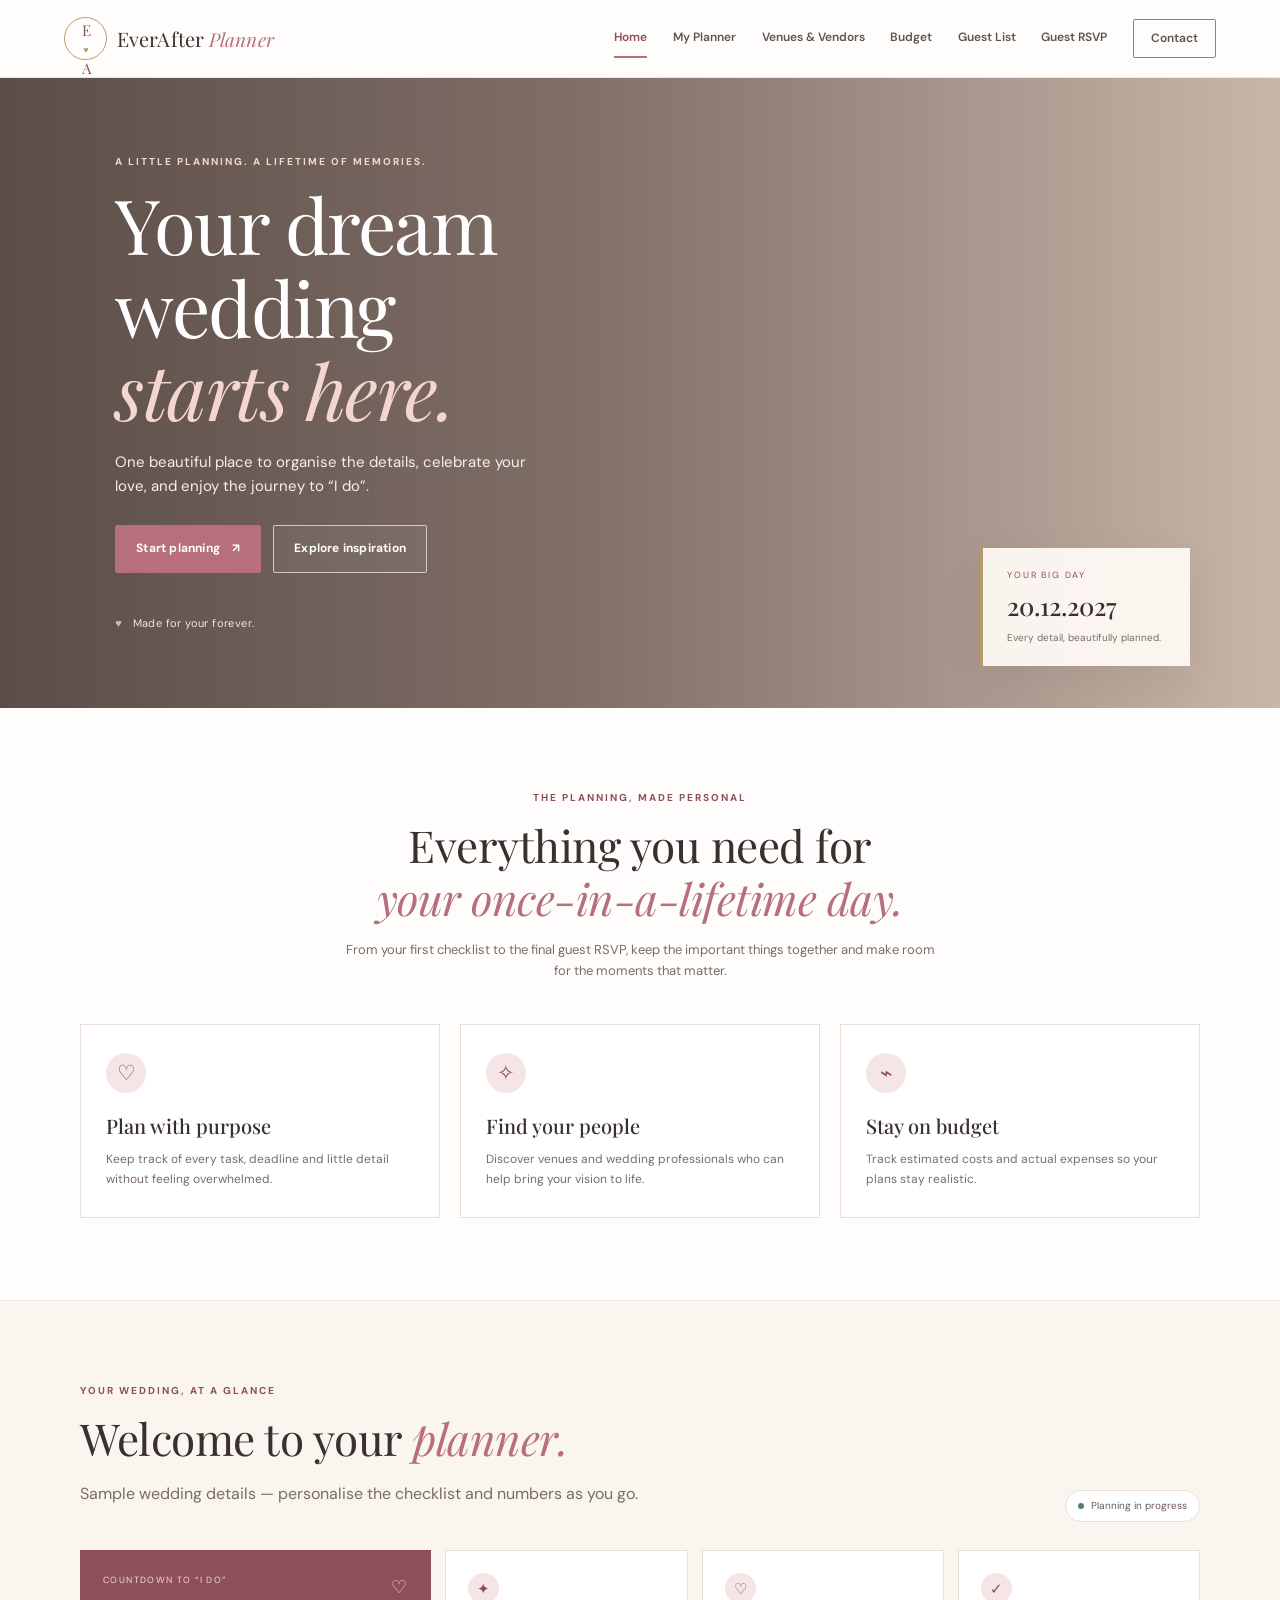
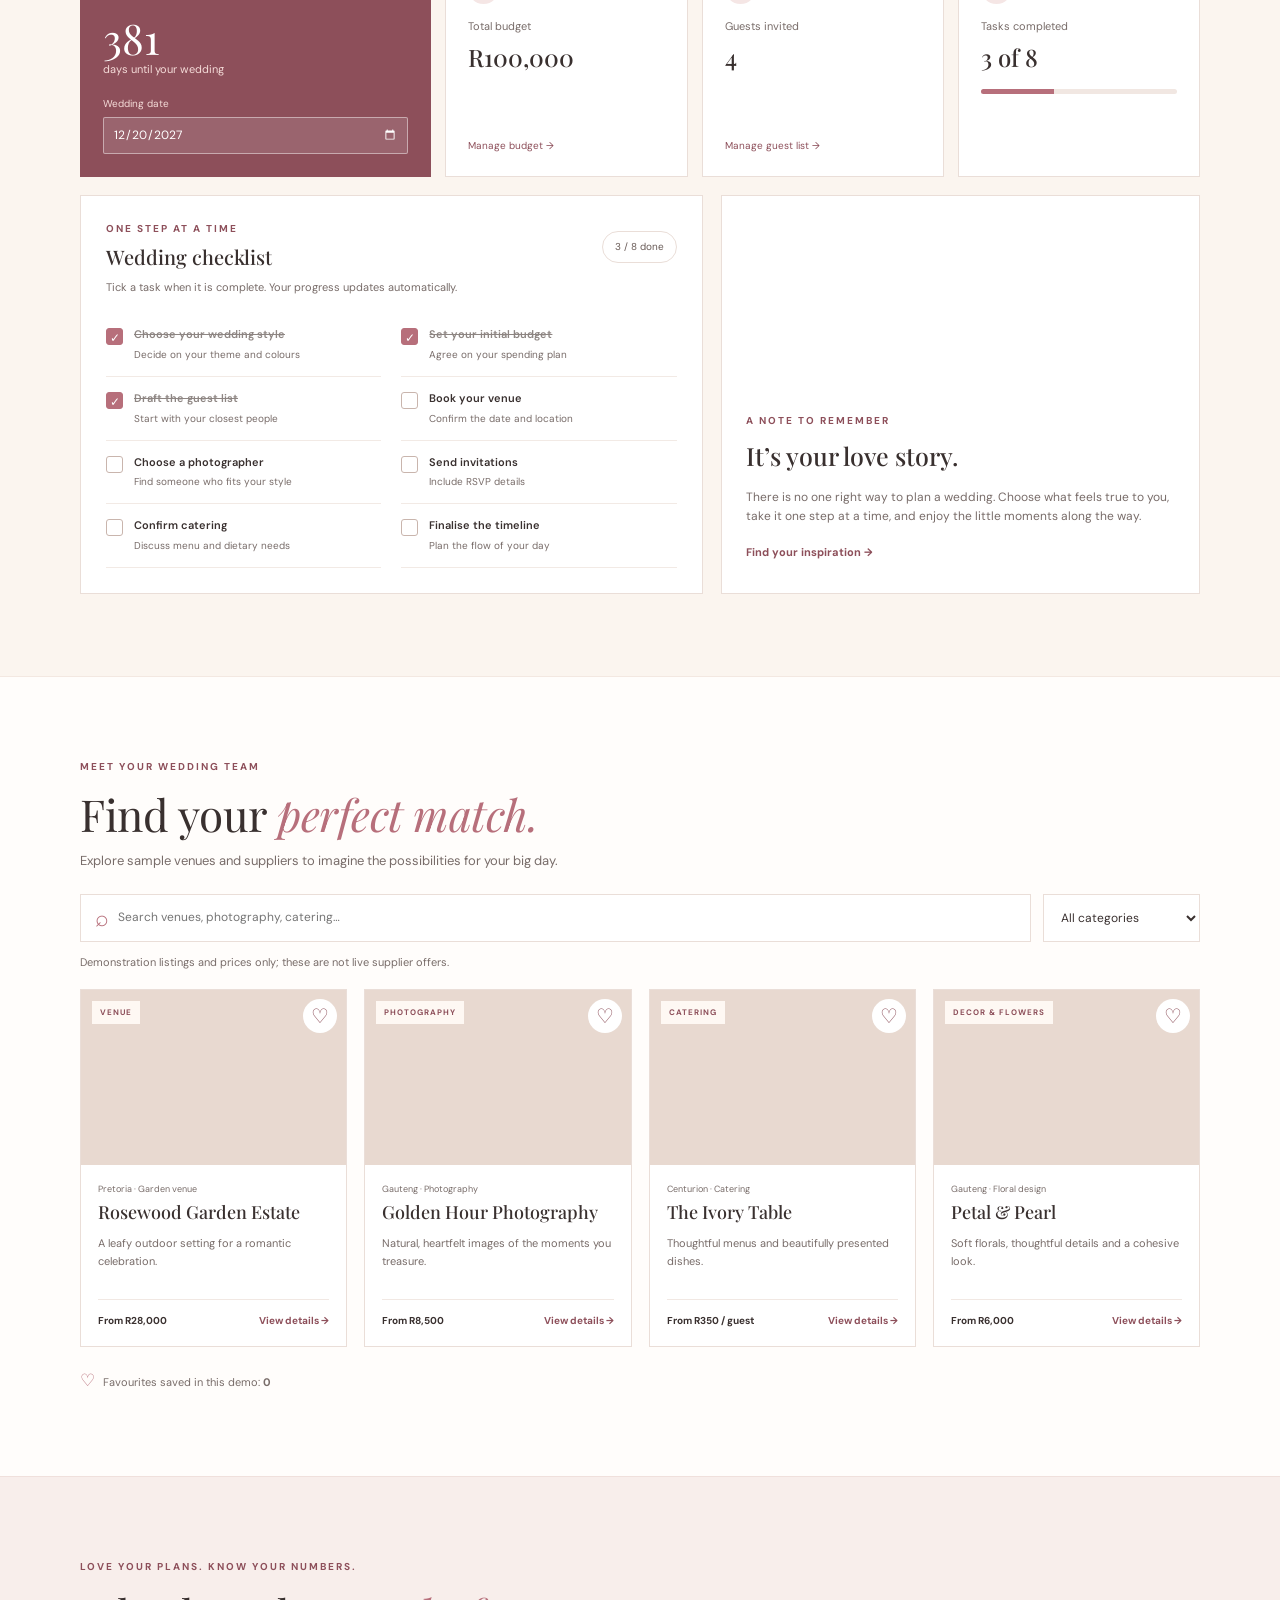
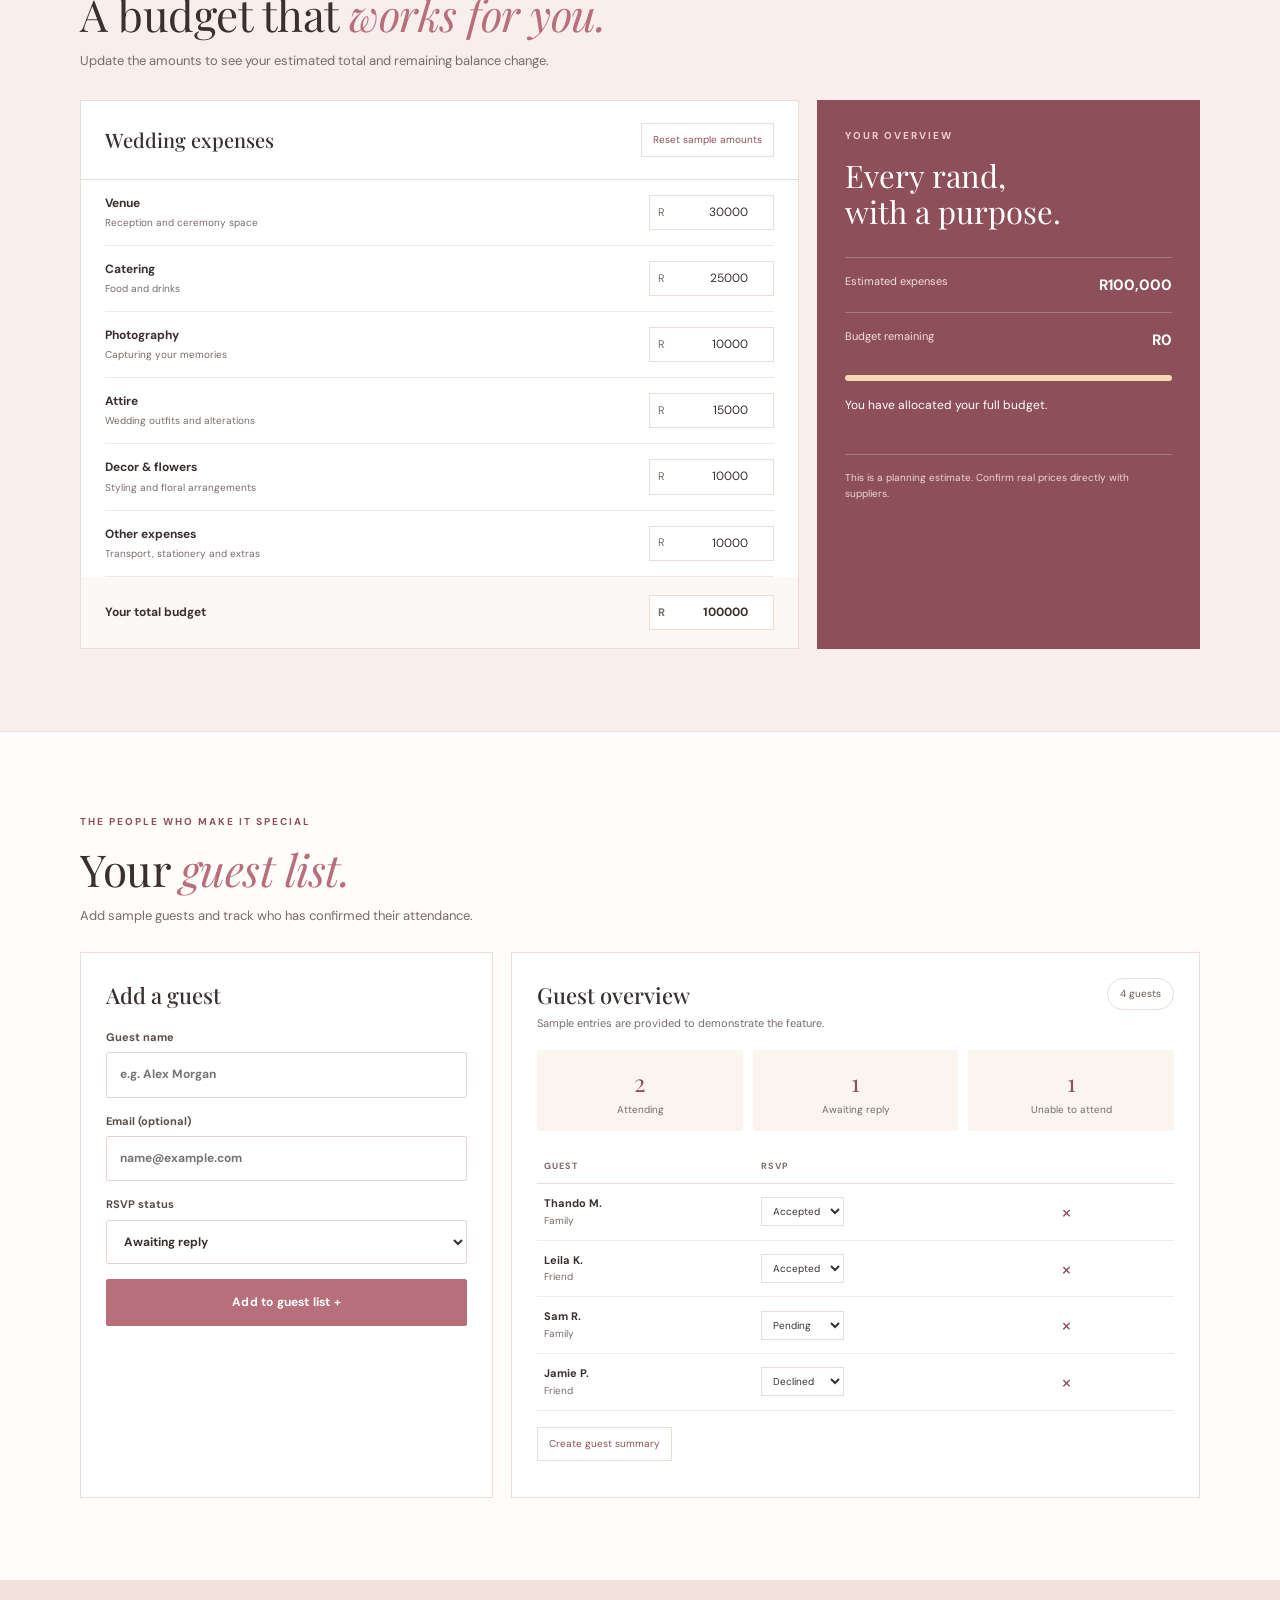
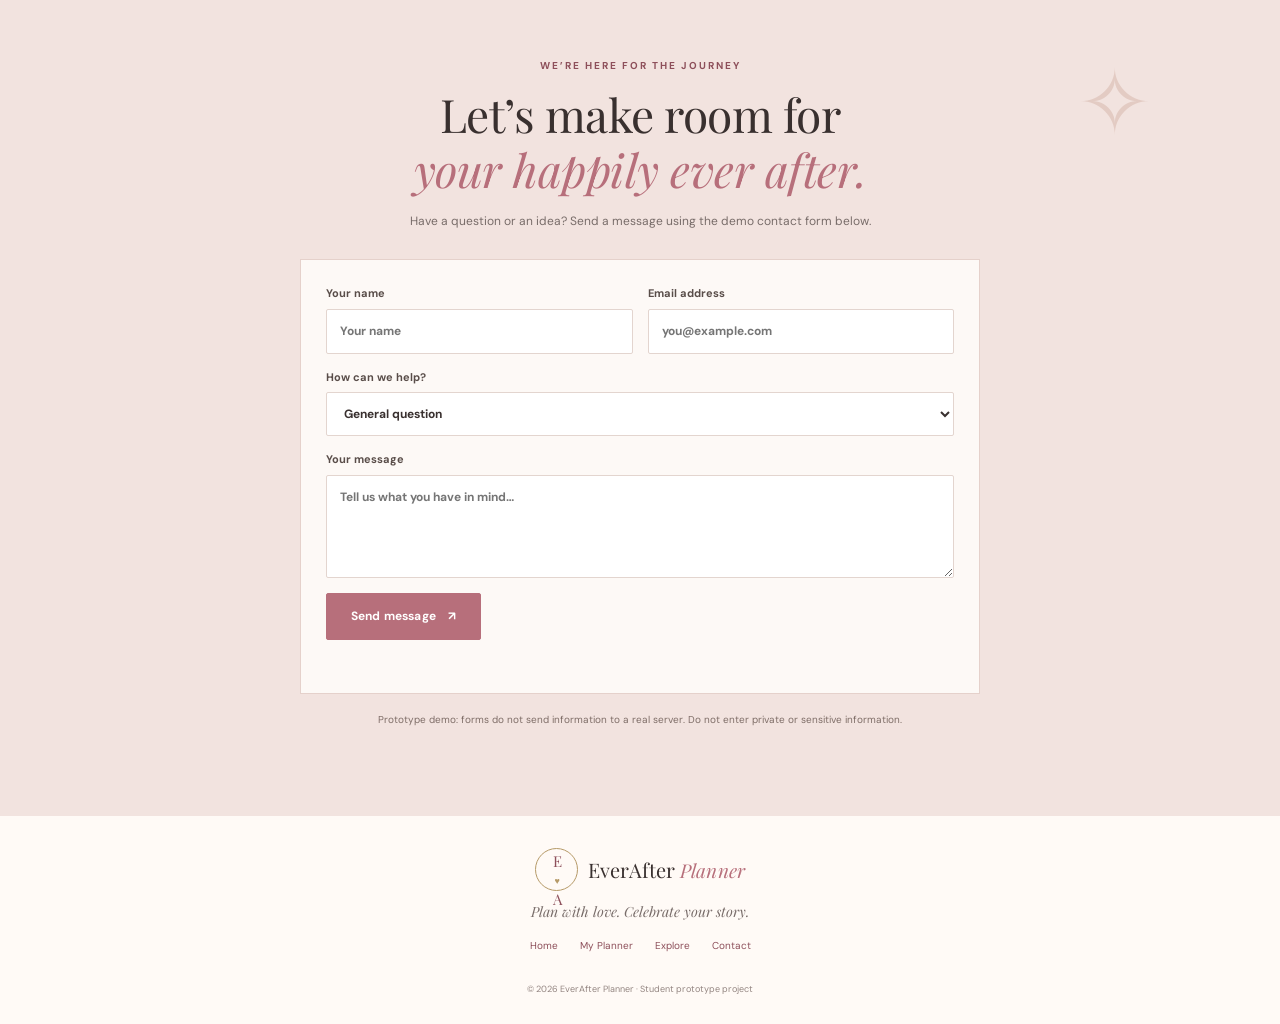
<file: index.html>
<!DOCTYPE html>
<html lang="en">
<head>
  <meta charset="UTF-8">
  <meta name="viewport" content="width=device-width, initial-scale=1.0">
  <meta name="description" content="EverAfter Planner helps couples organise their wedding budget, guests, tasks, venues and suppliers.">
  <title>EverAfter Planner | Your Dream Wedding Starts Here</title>
  <link rel="stylesheet" href="style.css">
</head>
<body>
  <a class="skip-link" href="#main">Skip to main content</a>
  <header class="site-header">
    <a class="brand" href="#home" aria-label="EverAfter Planner home">
      <span class="brand-mark" aria-hidden="true">E<span>♥</span>A</span>
      <span class="brand-name">EverAfter <em>Planner</em></span>
    </a>
    <button class="menu-toggle" id="menuToggle" aria-expanded="false" aria-controls="primaryNav">☰ <span class="sr-only">Open navigation</span></button>
    <nav id="primaryNav" class="primary-nav" aria-label="Main navigation">
      <a href="#home" class="nav-link active">Home</a>
      <a href="#dashboard" class="nav-link">My Planner</a>
      <a href="#venues" class="nav-link">Venues & Vendors</a>
      <a href="#budget" class="nav-link">Budget</a>
      <a href="#guests" class="nav-link">Guest List</a>
      <a href="rsvp.html" class="nav-link">Guest RSVP</a>
      <a href="#contact" class="nav-link nav-cta">Contact</a>
    </nav>
  </header>

  <main id="main">
    <section class="hero" id="home">
      <div class="hero-shade"></div>
      <div class="hero-content">
        <p class="eyebrow">A little planning. A lifetime of memories.</p>
        <h1>Your dream wedding<br><span>starts here.</span></h1>
        <p class="hero-copy">One beautiful place to organise the details, celebrate your love, and enjoy the journey to “I do”.</p>
        <div class="hero-actions">
          <a class="button button-primary" href="#dashboard">Start planning <span aria-hidden="true">↗</span></a>
          <a class="button button-ghost" href="#venues">Explore inspiration</a>
        </div>
        <div class="hero-note"><span class="note-heart">♥</span> Made for your forever.</div>
      </div>
      <div class="hero-card">
        <span class="mini-label">YOUR BIG DAY</span>
        <strong>20.12.2027</strong>
        <span>Every detail, beautifully planned.</span>
      </div>
    </section>

    <section class="intro section-wrap">
      <p class="eyebrow">The planning, made personal</p>
      <h2>Everything you need for<br><em>your once-in-a-lifetime day.</em></h2>
      <p class="section-lead">From your first checklist to the final guest RSVP, keep the important things together and make room for the moments that matter.</p>
      <div class="feature-grid">
        <article class="feature-card"><span class="feature-icon" aria-hidden="true">♡</span><h3>Plan with purpose</h3><p>Keep track of every task, deadline and little detail without feeling overwhelmed.</p></article>
        <article class="feature-card"><span class="feature-icon" aria-hidden="true">✧</span><h3>Find your people</h3><p>Discover venues and wedding professionals who can help bring your vision to life.</p></article>
        <article class="feature-card"><span class="feature-icon" aria-hidden="true">⌁</span><h3>Stay on budget</h3><p>Track estimated costs and actual expenses so your plans stay realistic.</p></article>
      </div>
    </section>

    <section class="planner-section" id="dashboard">
      <div class="section-wrap">
        <div class="section-heading">
          <div><p class="eyebrow">Your wedding, at a glance</p><h2>Welcome to your <em>planner.</em></h2><p class="muted">Sample wedding details — personalise the checklist and numbers as you go.</p></div>
          <span class="pill"><span class="status-dot"></span> Planning in progress</span>
        </div>
        <div class="dashboard-grid">
          <article class="dashboard-card date-card">
            <div class="card-topline"><span>COUNTDOWN TO “I DO”</span><span aria-hidden="true">♡</span></div>
            <p class="countdown-number" id="countdown">—</p><p class="countdown-caption">days until your wedding</p>
            <label class="field-label" for="weddingDate">Wedding date</label>
            <input type="date" id="weddingDate" value="2027-12-20">
          </article>
          <article class="dashboard-card stat-card"><span class="stat-icon" aria-hidden="true">✦</span><p class="stat-label">Total budget</p><strong id="dashboardBudget">R100,000</strong><a href="#budget">Manage budget →</a></article>
          <article class="dashboard-card stat-card"><span class="stat-icon" aria-hidden="true">♡</span><p class="stat-label">Guests invited</p><strong id="dashboardGuests">4</strong><a href="#guests">Manage guest list →</a></article>
          <article class="dashboard-card stat-card"><span class="stat-icon" aria-hidden="true">✓</span><p class="stat-label">Tasks completed</p><strong id="taskProgress">3 of 8</strong><div class="progress-track"><span id="taskProgressBar" style="width:37.5%"></span></div></article>
        </div>
        <div class="dashboard-lower">
          <article class="panel checklist-panel">
            <div class="panel-heading"><div><p class="eyebrow">One step at a time</p><h3>Wedding checklist</h3></div><span class="pill" id="checklistCount">3 / 8 done</span></div>
            <p class="muted small">Tick a task when it is complete. Your progress updates automatically.</p>
            <div class="checklist" id="checklist">
              <label class="check-item"><input type="checkbox" checked><span class="custom-check"></span><span><strong>Choose your wedding style</strong><small>Decide on your theme and colours</small></span></label>
              <label class="check-item"><input type="checkbox" checked><span class="custom-check"></span><span><strong>Set your initial budget</strong><small>Agree on your spending plan</small></span></label>
              <label class="check-item"><input type="checkbox" checked><span class="custom-check"></span><span><strong>Draft the guest list</strong><small>Start with your closest people</small></span></label>
              <label class="check-item"><input type="checkbox"><span class="custom-check"></span><span><strong>Book your venue</strong><small>Confirm the date and location</small></span></label>
              <label class="check-item"><input type="checkbox"><span class="custom-check"></span><span><strong>Choose a photographer</strong><small>Find someone who fits your style</small></span></label>
              <label class="check-item"><input type="checkbox"><span class="custom-check"></span><span><strong>Send invitations</strong><small>Include RSVP details</small></span></label>
              <label class="check-item"><input type="checkbox"><span class="custom-check"></span><span><strong>Confirm catering</strong><small>Discuss menu and dietary needs</small></span></label>
              <label class="check-item"><input type="checkbox"><span class="custom-check"></span><span><strong>Finalise the timeline</strong><small>Plan the flow of your day</small></span></label>
            </div>
          </article>
          <article class="panel inspiration-panel">
            <div class="inspiration-image" role="img" aria-label="Romantic wedding table with flowers and soft candlelight"></div>
            <div class="inspiration-content"><p class="eyebrow">A note to remember</p><h3>It’s your love story.</h3><p>There is no one right way to plan a wedding. Choose what feels true to you, take it one step at a time, and enjoy the little moments along the way.</p><a href="#venues" class="text-link">Find your inspiration <span aria-hidden="true">→</span></a></div>
          </article>
        </div>
      </div>
    </section>

    <section class="section-wrap vendors-section" id="venues">
      <div class="section-heading">
        <div><p class="eyebrow">Meet your wedding team</p><h2>Find your <em>perfect match.</em></h2><p class="section-lead left">Explore sample venues and suppliers to imagine the possibilities for your big day.</p></div>
      </div>
      <div class="vendor-controls">
        <label class="search-box"><span aria-hidden="true">⌕</span><span class="sr-only">Search venues and vendors</span><input id="vendorSearch" type="search" placeholder="Search venues, photography, catering…"></label>
        <label class="select-wrap"><span class="sr-only">Filter by category</span><select id="vendorCategory"><option value="all">All categories</option><option value="venue">Venues</option><option value="photo">Photography</option><option value="catering">Catering</option><option value="decor">Decor & flowers</option></select></label>
      </div>
      <p class="muted small">Demonstration listings and prices only; these are not live supplier offers.</p>
      <div class="vendor-grid" id="vendorGrid">
        <article class="vendor-card" data-category="venue" data-search="rosewood garden estate venue outdoor garden">
          <div class="vendor-photo photo-one"><span class="vendor-tag">VENUE</span><button class="favorite-btn" type="button" aria-label="Add Rosewood Garden Estate to favourites" aria-pressed="false">♡</button></div>
          <div class="vendor-info"><p class="vendor-location">Pretoria · Garden venue</p><h3>Rosewood Garden Estate</h3><p class="vendor-desc">A leafy outdoor setting for a romantic celebration.</p><div class="vendor-bottom"><strong>From R28,000</strong><button type="button" class="text-link details-btn" data-name="Rosewood Garden Estate" data-detail="A garden venue with outdoor ceremony space, reception facilities and photo-friendly surroundings. Sample starting price: R28,000.">View details →</button></div></div>
        </article>
        <article class="vendor-card" data-category="photo" data-search="golden hour photography photographer portraits">
          <div class="vendor-photo photo-two"><span class="vendor-tag">PHOTOGRAPHY</span><button class="favorite-btn" type="button" aria-label="Add Golden Hour Photography to favourites" aria-pressed="false">♡</button></div>
          <div class="vendor-info"><p class="vendor-location">Gauteng · Photography</p><h3>Golden Hour Photography</h3><p class="vendor-desc">Natural, heartfelt images of the moments you treasure.</p><div class="vendor-bottom"><strong>From R8,500</strong><button type="button" class="text-link details-btn" data-name="Golden Hour Photography" data-detail="Wedding photography coverage with portraits, ceremony moments and a digital photo gallery. Sample starting price: R8,500.">View details →</button></div></div>
        </article>
        <article class="vendor-card" data-category="catering" data-search="the ivory table catering food menu">
          <div class="vendor-photo photo-three"><span class="vendor-tag">CATERING</span><button class="favorite-btn" type="button" aria-label="Add The Ivory Table to favourites" aria-pressed="false">♡</button></div>
          <div class="vendor-info"><p class="vendor-location">Centurion · Catering</p><h3>The Ivory Table</h3><p class="vendor-desc">Thoughtful menus and beautifully presented dishes.</p><div class="vendor-bottom"><strong>From R350 / guest</strong><button type="button" class="text-link details-btn" data-name="The Ivory Table" data-detail="A sample catering service with menu planning, reception meals and options for dietary requirements. Sample price: R350 per guest.">View details →</button></div></div>
        </article>
        <article class="vendor-card" data-category="decor" data-search="petal and pearl decor flowers floral styling">
          <div class="vendor-photo photo-four"><span class="vendor-tag">DECOR & FLOWERS</span><button class="favorite-btn" type="button" aria-label="Add Petal & Pearl to favourites" aria-pressed="false">♡</button></div>
          <div class="vendor-info"><p class="vendor-location">Gauteng · Floral design</p><h3>Petal & Pearl</h3><p class="vendor-desc">Soft florals, thoughtful details and a cohesive look.</p><div class="vendor-bottom"><strong>From R6,000</strong><button type="button" class="text-link details-btn" data-name="Petal & Pearl" data-detail="Sample floral and decor styling, including table arrangements and ceremony details. Sample starting price: R6,000.">View details →</button></div></div>
        </article>
      </div>
      <p id="noVendors" class="empty-state" hidden>No matches found. Try another search or category.</p>
      <div class="favorites-note"><span aria-hidden="true">♡</span> Favourites saved in this demo: <strong id="favoriteCount">0</strong></div>
    </section>

    <section class="budget-section" id="budget">
      <div class="section-wrap">
        <div class="section-heading"><div><p class="eyebrow">Love your plans. Know your numbers.</p><h2>A budget that <em>works for you.</em></h2><p class="section-lead left">Update the amounts to see your estimated total and remaining balance change.</p></div></div>
        <div class="budget-layout">
          <div class="panel budget-table-panel">
            <div class="budget-table-heading"><h3>Wedding expenses</h3><button type="button" id="resetBudget" class="subtle-button">Reset sample amounts</button></div>
            <div class="expense-list" id="expenseList">
              <label class="expense-row"><span><strong>Venue</strong><small>Reception and ceremony space</small></span><span class="money-input"><span>R</span><input type="number" min="0" step="100" value="30000" aria-label="Venue cost"></span></label>
              <label class="expense-row"><span><strong>Catering</strong><small>Food and drinks</small></span><span class="money-input"><span>R</span><input type="number" min="0" step="100" value="25000" aria-label="Catering cost"></span></label>
              <label class="expense-row"><span><strong>Photography</strong><small>Capturing your memories</small></span><span class="money-input"><span>R</span><input type="number" min="0" step="100" value="10000" aria-label="Photography cost"></span></label>
              <label class="expense-row"><span><strong>Attire</strong><small>Wedding outfits and alterations</small></span><span class="money-input"><span>R</span><input type="number" min="0" step="100" value="15000" aria-label="Attire cost"></span></label>
              <label class="expense-row"><span><strong>Decor & flowers</strong><small>Styling and floral arrangements</small></span><span class="money-input"><span>R</span><input type="number" min="0" step="100" value="10000" aria-label="Decor and flowers cost"></span></label>
              <label class="expense-row"><span><strong>Other expenses</strong><small>Transport, stationery and extras</small></span><span class="money-input"><span>R</span><input type="number" min="0" step="100" value="10000" aria-label="Other expenses cost"></span></label>
            </div>
            <label class="budget-limit">Your total budget <span class="money-input"><span>R</span><input type="number" id="budgetLimit" min="0" step="500" value="100000" aria-label="Total wedding budget"></span></label>
          </div>
          <aside class="budget-summary">
            <p class="eyebrow">Your overview</p><h3>Every rand,<br>with a purpose.</h3>
            <div class="summary-line"><span>Estimated expenses</span><strong id="expenseTotal">R100,000</strong></div>
            <div class="summary-line"><span>Budget remaining</span><strong id="remainingTotal">R0</strong></div>
            <div class="budget-progress"><span id="budgetProgressBar" style="width:100%"></span></div>
            <p id="budgetMessage" class="budget-message" aria-live="polite">You have allocated your full sample budget.</p>
            <p class="budget-footnote">This is a planning estimate. Confirm real prices directly with suppliers.</p>
          </aside>
        </div>
      </div>
    </section>

    <section class="section-wrap guests-section" id="guests">
      <div class="section-heading"><div><p class="eyebrow">The people who make it special</p><h2>Your <em>guest list.</em></h2><p class="section-lead left">Add sample guests and track who has confirmed their attendance.</p></div></div>
      <div class="guest-layout">
        <div class="panel guest-form-panel">
          <h3>Add a guest</h3>
          <form id="guestForm">
            <label class="form-field">Guest name<input id="guestName" name="guestName" required maxlength="80" placeholder="e.g. Alex Morgan"></label>
            <label class="form-field">Email (optional)<input id="guestEmail" name="guestEmail" type="email" placeholder="name@example.com"></label>
            <label class="form-field">RSVP status<select id="guestStatus" name="guestStatus"><option value="Pending">Awaiting reply</option><option value="Accepted">Attending</option><option value="Declined">Unable to attend</option></select></label>
            <button class="button button-primary full-button" type="submit">Add to guest list +</button>
            <p class="form-feedback" id="guestFeedback" aria-live="polite"></p>
          </form>
        </div>
        <div class="panel guest-list-panel">
          <div class="guest-list-heading"><div><h3>Guest overview</h3><p class="muted small">Sample entries are provided to demonstrate the feature.</p></div><span class="pill" id="guestCountPill">4 guests</span></div>
          <div class="guest-stats"><div><span id="attendingCount">2</span><small>Attending</small></div><div><span id="pendingCount">1</span><small>Awaiting reply</small></div><div><span id="declinedCount">1</span><small>Unable to attend</small></div></div>
          <div class="table-scroll"><table class="guest-table"><thead><tr><th scope="col">Guest</th><th scope="col">RSVP</th><th scope="col"><span class="sr-only">Actions</span></th></tr></thead><tbody id="guestTableBody">
            <tr><td><strong>Thando M.</strong><small>Family</small></td><td><select aria-label="Thando RSVP status" class="rsvp-select"><option>Pending</option><option selected>Accepted</option><option>Declined</option></select></td><td><button type="button" class="remove-guest" aria-label="Remove Thando M.">×</button></td></tr>
            <tr><td><strong>Leila K.</strong><small>Friend</small></td><td><select aria-label="Leila RSVP status" class="rsvp-select"><option>Pending</option><option selected>Accepted</option><option>Declined</option></select></td><td><button type="button" class="remove-guest" aria-label="Remove Leila K.">×</button></td></tr>
            <tr><td><strong>Sam R.</strong><small>Family</small></td><td><select aria-label="Sam RSVP status" class="rsvp-select"><option selected>Pending</option><option>Accepted</option><option>Declined</option></select></td><td><button type="button" class="remove-guest" aria-label="Remove Sam R.">×</button></td></tr>
            <tr><td><strong>Jamie P.</strong><small>Friend</small></td><td><select aria-label="Jamie RSVP status" class="rsvp-select"><option>Pending</option><option>Accepted</option><option selected>Declined</option></select></td><td><button type="button" class="remove-guest" aria-label="Remove Jamie P.">×</button></td></tr>
          </tbody></table></div>
          <button type="button" id="shareGuestSummary" class="subtle-button">Create guest summary</button><p id="guestSummary" class="summary-output" aria-live="polite"></p>
        </div>
      </div>
    </section>

    <section class="contact-section" id="contact">
      <div class="contact-decoration" aria-hidden="true">✧</div>
      <div class="contact-inner"><p class="eyebrow">We’re here for the journey</p><h2>Let’s make room for<br><em>your happily ever after.</em></h2><p>Have a question or an idea? Send a message using the demo contact form below.</p>
        <form class="contact-form" id="contactForm">
          <div class="form-two-col"><label class="form-field">Your name<input required name="name" maxlength="80" placeholder="Your name"></label><label class="form-field">Email address<input required type="email" name="email" placeholder="you@example.com"></label></div>
          <label class="form-field">How can we help?<select name="topic"><option>General question</option><option>Venue and vendor support</option><option>Budget planning</option><option>Accessibility feedback</option><option>Share a suggestion</option></select></label>
          <label class="form-field">Your message<textarea required name="message" rows="4" maxlength="1000" placeholder="Tell us what you have in mind…"></textarea></label>
          <button class="button button-primary" type="submit">Send message <span aria-hidden="true">↗</span></button><p id="contactFeedback" class="form-feedback" aria-live="polite"></p>
        </form>
        <p class="demo-disclaimer">Prototype demo: forms do not send information to a real server. Do not enter private or sensitive information.</p>
      </div>
    </section>
  </main>

  <footer class="site-footer">
    <a class="brand footer-brand" href="#home"><span class="brand-mark" aria-hidden="true">E<span>♥</span>A</span><span class="brand-name">EverAfter <em>Planner</em></span></a>
    <p>Plan with love. Celebrate your story.</p>
    <div class="footer-links"><a href="#home">Home</a><a href="#dashboard">My Planner</a><a href="#venues">Explore</a><a href="#contact">Contact</a></div>
    <small>© 2026 EverAfter Planner · Student prototype project</small>
  </footer>

  <dialog id="vendorDialog" class="vendor-dialog" aria-labelledby="dialogTitle">
    <button type="button" class="dialog-close" id="dialogClose" aria-label="Close details">×</button>
    <p class="eyebrow">A little more detail</p><h2 id="dialogTitle">Supplier details</h2><p id="dialogText"></p>
    <button type="button" class="button button-primary" id="dialogOk">Lovely, thanks</button>
  </dialog>
  <script src="script.js"></script>
</body>
</html>
</file>
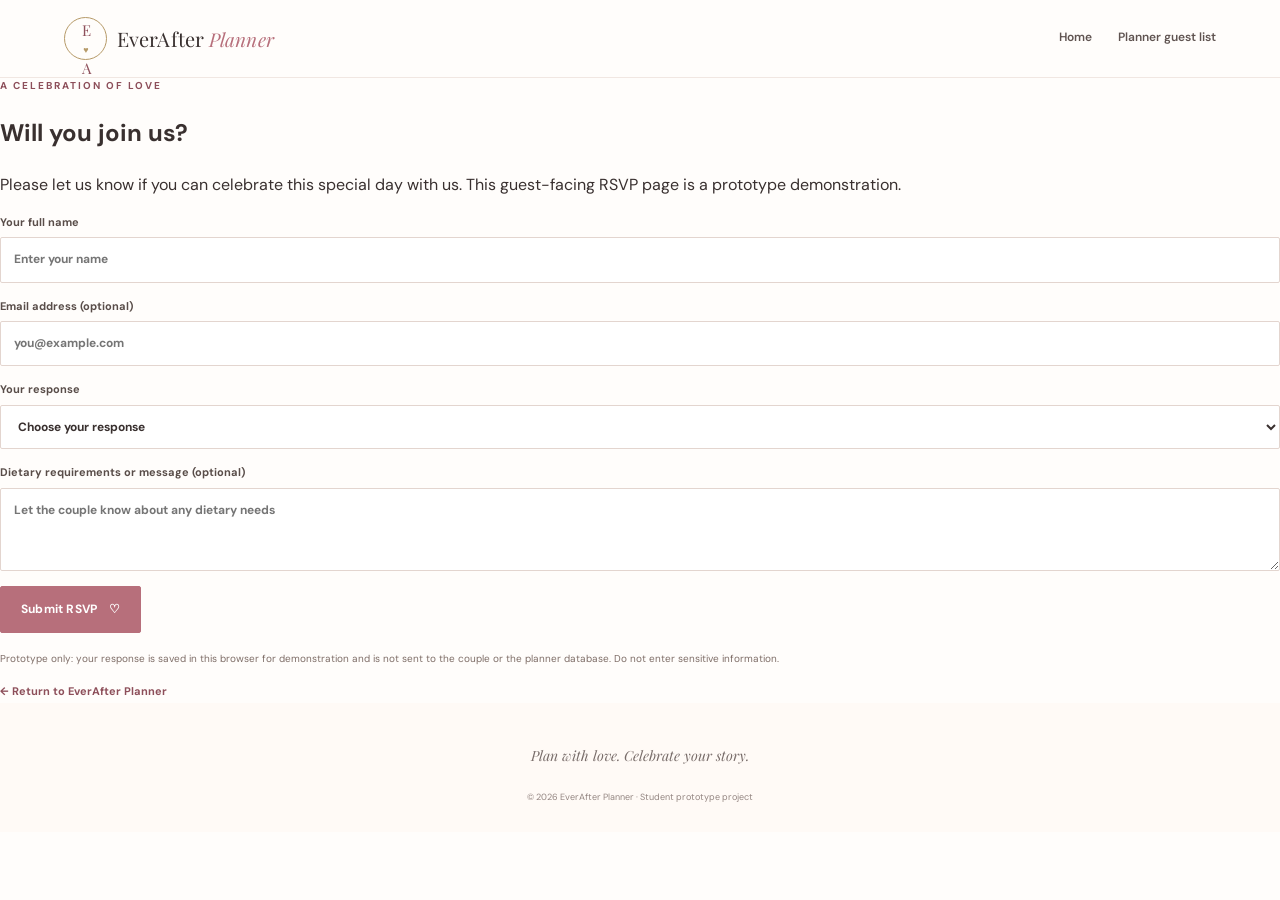
<file: rsvp.html>
<!DOCTYPE html>
<html lang="en">
<head><meta charset="UTF-8"><meta name="viewport" content="width=device-width, initial-scale=1.0"><meta name="description" content="Guest RSVP page for the EverAfter Planner wedding prototype."><title>Guest RSVP | EverAfter Planner</title><link rel="stylesheet" href="style.css"></head>
<body>
<a class="skip-link" href="#main">Skip to main content</a>
<header class="site-header"><a class="brand" href="index.html#home" aria-label="EverAfter Planner home"><span class="brand-mark" aria-hidden="true">E<span>♥</span>A</span><span class="brand-name">EverAfter <em>Planner</em></span></a><nav class="primary-nav" aria-label="Main navigation" style="display:flex"><a class="nav-link" href="index.html#home">Home</a><a class="nav-link" href="index.html#guests">Planner guest list</a></nav></header>
<main id="main" class="rsvp-page"><section class="rsvp-card"><p class="eyebrow">A celebration of love</p><h1>Will you join us?</h1><p>Please let us know if you can celebrate this special day with us. This guest-facing RSVP page is a prototype demonstration.</p>
<form id="publicRsvpForm"><label class="form-field">Your full name<input name="name" required maxlength="100" autocomplete="name" placeholder="Enter your name"></label><label class="form-field">Email address (optional)<input name="email" type="email" maxlength="150" autocomplete="email" placeholder="you@example.com"></label><label class="form-field">Your response<select name="response" required><option value="">Choose your response</option><option value="Attending">Joyfully accepts</option><option value="Unable to attend">Regretfully declines</option></select></label><label class="form-field">Dietary requirements or message (optional)<textarea name="message" rows="3" maxlength="500" placeholder="Let the couple know about any dietary needs"></textarea></label><button class="button button-primary" type="submit">Submit RSVP <span aria-hidden="true">♡</span></button></form><div id="rsvpConfirmation" class="rsvp-success rsvp-hidden" role="status" aria-live="polite"></div><p class="demo-disclaimer">Prototype only: your response is saved in this browser for demonstration and is not sent to the couple or the planner database. Do not enter sensitive information.</p><a class="text-link" href="index.html#home">← Return to EverAfter Planner</a></section></main>
<footer class="site-footer"><p>Plan with love. Celebrate your story.</p><small>© 2026 EverAfter Planner · Student prototype project</small></footer>
<script>
(() => { const form=document.getElementById('publicRsvpForm'); form.addEventListener('submit',event=>{event.preventDefault();const data=new FormData(form);const response={name:String(data.get('name')).trim(),email:String(data.get('email')).trim(),response:String(data.get('response')),message:String(data.get('message')).trim(),submittedAt:new Date().toISOString()};let list=[];try{list=JSON.parse(localStorage.getItem('everafter-public-rsvps')||'[]')}catch(_){}list.push(response);try{localStorage.setItem('everafter-public-rsvps',JSON.stringify(list))}catch(_){}const confirmation=document.getElementById('rsvpConfirmation');confirmation.textContent=`Thank you, ${response.name}. Your response (“${response.response}”) has been recorded in this browser demo. It has not been sent to the couple.`;confirmation.classList.remove('rsvp-hidden');form.reset();}); })();
</script></body></html>
</file>
<file: style.css>
@import url('https://fonts.googleapis.com/css2?family=DM+Sans:wght@400;500;600;700&family=Playfair+Display:ital,wght@0,400;0,500;0,600;1,400;1,500&display=swap');
:root{--ink:#39302f;--muted:#786c69;--rose:#b76f7b;--rose-dark:#8d4f5a;--rose-light:#f5e6e5;--cream:#fffaf6;--ivory:#fbf5ef;--gold:#b69a68;--line:#eaded8;--white:#fff;--green:#5b7d68;--shadow:0 12px 35px rgba(77,48,44,.08)}
*{box-sizing:border-box}html{scroll-behavior:smooth;scroll-padding-top:88px}body{margin:0;color:var(--ink);font-family:'DM Sans',Arial,sans-serif;background:#fffdfb;line-height:1.6}button,input,select,textarea{font:inherit}button,a,input,select,textarea{outline-offset:3px}a{color:inherit;text-decoration:none}button{cursor:pointer}img{max-width:100%}.sr-only{position:absolute;width:1px;height:1px;padding:0;margin:-1px;overflow:hidden;clip:rect(0,0,0,0);white-space:nowrap;border:0}.skip-link{position:absolute;left:12px;top:-50px;background:#fff;padding:10px 14px;z-index:100;border:2px solid var(--rose)}.skip-link:focus{top:10px}
.site-header{height:auto;min-height:78px;padding:13px clamp(20px,5vw,76px);display:flex;align-items:center;justify-content:space-between;gap:20px;background:rgba(255,253,251,.97);border-bottom:1px solid #f1e7e2;position:sticky;top:0;z-index:20}.brand{display:flex;align-items:center;gap:10px;flex-shrink:0}.brand-mark{width:43px;height:43px;border:1px solid var(--gold);border-radius:50%;display:grid;place-items:center;font-family:'Playfair Display',serif;font-size:15px;color:var(--rose-dark);letter-spacing:-1px}.brand-mark span{font-size:9px;color:var(--gold);padding:0 1px}.brand-name{font-family:'Playfair Display',serif;font-size:20px;letter-spacing:.1px}.brand-name em{font-weight:400;color:var(--rose);font-size:19px}.primary-nav{display:flex;align-items:center;gap:clamp(12px,2vw,28px)}.nav-link{font-size:12px;font-weight:600;color:#5f5350;white-space:nowrap;padding:9px 0;border-bottom:2px solid transparent}.nav-link:hover,.nav-link.active{color:var(--rose-dark);border-bottom-color:var(--rose)}.nav-cta{border:1px solid var(--rose);padding:9px 17px;border-radius:2px}.nav-cta:hover{background:var(--rose-light)}.menu-toggle{display:none;border:1px solid var(--line);background:white;border-radius:4px;padding:8px 12px;color:var(--ink)}
.hero{min-height:570px;position:relative;display:flex;align-items:center;overflow:hidden;background:#d7c2b5 url('https://images.unsplash.com/photo-1519741497674-611481863552?auto=format&fit=crop&w=2000&q=85') center 52%/cover no-repeat}.hero-shade{position:absolute;inset:0;background:linear-gradient(90deg,rgba(38,27,25,.70) 0%,rgba(48,35,32,.52) 45%,rgba(45,31,29,.08) 100%)}.hero-content{position:relative;color:#fff;padding:76px clamp(25px,9vw,140px);max-width:790px}.eyebrow{text-transform:uppercase;letter-spacing:2px;font-size:10px;font-weight:700;color:var(--rose-dark);margin:0 0 13px}.hero .eyebrow{color:#f4d9ce}.hero h1{font-family:'Playfair Display',Georgia,serif;font-size:clamp(43px,6vw,76px);line-height:1.09;font-weight:400;margin:0 0 19px;letter-spacing:-1.5px}.hero h1 span{font-style:italic;color:#f4d6ce}.hero-copy{font-size:15px;max-width:430px;color:#f8efeb;margin-bottom:27px}.hero-actions{display:flex;gap:12px;flex-wrap:wrap}.button{display:inline-flex;align-items:center;justify-content:center;gap:12px;padding:13px 20px;border:1px solid transparent;border-radius:2px;font-size:12px;font-weight:700;letter-spacing:.2px;transition:background .2s,transform .2s}.button:hover{transform:translateY(-1px)}.button-primary{background:var(--rose);color:#fff;border-color:var(--rose)}.button-primary:hover{background:var(--rose-dark)}.button-ghost{border-color:rgba(255,255,255,.65);color:#fff;background:rgba(255,255,255,.05)}.button-ghost:hover{background:rgba(255,255,255,.16)}.hero-note{margin-top:42px;color:#f4e4dc;font-size:11px;letter-spacing:.4px}.note-heart{color:#e6b3b3;margin-right:7px}.hero-card{position:absolute;right:clamp(25px,7vw,100px);bottom:42px;background:rgba(255,250,246,.94);padding:20px 24px;min-width:210px;border-left:3px solid var(--gold);box-shadow:var(--shadow);display:flex;flex-direction:column}.mini-label{font-size:9px;letter-spacing:1.8px;color:var(--rose-dark)}.hero-card strong{font-family:'Playfair Display',serif;font-size:25px;font-weight:500;margin:4px 0}.hero-card span:last-child{font-size:10px;color:var(--muted)}
.section-wrap{width:min(1120px,calc(100% - 44px));margin:0 auto;padding:82px 0}.intro{text-align:center;max-width:1120px}.intro h2,.section-heading h2,.contact-inner h2{font-family:'Playfair Display',Georgia,serif;font-weight:400;font-size:clamp(30px,4vw,44px);line-height:1.2;margin:0 0 15px;letter-spacing:-.5px}.intro h2 em,.section-heading h2 em,.contact-inner h2 em{font-weight:400;color:var(--rose);font-style:italic}.section-lead{max-width:600px;margin:0 auto;color:var(--muted);font-size:13px}.section-lead.left{margin:0;max-width:580px}.feature-grid{display:grid;grid-template-columns:repeat(3,1fr);gap:20px;margin-top:43px;text-align:left}.feature-card{padding:28px 25px;border:1px solid var(--line);background:#fff;min-height:190px}.feature-icon{display:grid;place-items:center;width:40px;height:40px;border-radius:50%;background:var(--rose-light);color:var(--rose-dark);font-size:21px;margin-bottom:17px}.feature-card h3,.panel h3,.vendor-info h3{font-family:'Playfair Display',serif;font-weight:500;font-size:20px;margin:0 0 8px}.feature-card p{font-size:12px;color:var(--muted);margin:0}
.planner-section{background:var(--ivory);border-top:1px solid #f3e8e1;border-bottom:1px solid #f3e8e1}.section-heading{display:flex;justify-content:space-between;align-items:flex-end;gap:20px;margin-bottom:28px}.section-heading h2{margin-bottom:10px}.muted{color:var(--muted)}.small{font-size:11px}.pill{display:inline-flex;align-items:center;gap:7px;background:#fff;border:1px solid var(--line);border-radius:100px;padding:7px 12px;font-size:10px;color:#685a56;white-space:nowrap}.status-dot{width:6px;height:6px;border-radius:50%;background:var(--green)}.dashboard-grid{display:grid;grid-template-columns:1.45fr 1fr 1fr 1fr;gap:14px}.dashboard-card{background:#fff;border:1px solid var(--line);padding:22px;min-width:0}.date-card{background:var(--rose-dark);color:white;border-color:var(--rose-dark)}.card-topline{display:flex;justify-content:space-between;letter-spacing:1.4px;font-size:9px;color:#f5dcd9}.card-topline span:last-child{font-size:18px}.countdown-number{font-family:'Playfair Display',serif;font-size:42px;line-height:1;margin:15px 0 2px}.countdown-caption{font-size:11px;color:#f5dcd9;margin:0 0 17px}.field-label{display:block;font-size:10px;margin-bottom:5px;color:#f5dcd9}.date-card input{width:100%;padding:7px 9px;border:1px solid rgba(255,255,255,.45);background:rgba(255,255,255,.12);color:#fff;border-radius:2px;font-size:12px}.date-card input::-webkit-calendar-picker-indicator{filter:invert(1)}.stat-card{display:flex;flex-direction:column;align-items:flex-start}.stat-icon{width:31px;height:31px;display:grid;place-items:center;border-radius:50%;background:var(--rose-light);color:var(--rose-dark);font-size:15px}.stat-label{font-size:11px;color:var(--muted);margin:14px 0 2px}.stat-card strong{font-family:'Playfair Display',serif;font-size:24px;font-weight:500;overflow-wrap:anywhere}.stat-card a{font-size:10px;color:var(--rose-dark);margin-top:auto;padding-top:15px}.progress-track{height:5px;background:#f1e7e2;width:100%;margin-top:13px;border-radius:9px;overflow:hidden}.progress-track span{height:100%;display:block;background:var(--rose);transition:width .2s}
.dashboard-lower{display:grid;grid-template-columns:1.3fr 1fr;gap:18px;margin-top:18px}.panel{background:#fff;border:1px solid var(--line);padding:25px}.panel-heading{display:flex;align-items:center;justify-content:space-between;gap:12px}.panel-heading .eyebrow{margin-bottom:4px}.panel-heading h3{margin-bottom:0}.checklist-panel>.muted{margin:6px 0 17px}.checklist{display:grid;grid-template-columns:1fr 1fr;gap:0 20px}.check-item{display:flex;align-items:flex-start;gap:11px;padding:13px 0;border-bottom:1px solid #f2eae5;cursor:pointer;min-width:0}.check-item input{position:absolute;opacity:0;width:1px;height:1px}.custom-check{width:17px;height:17px;flex:0 0 17px;border:1px solid #c9b5ad;border-radius:3px;margin-top:2px;display:grid;place-items:center;color:white;font-size:12px}.check-item input:checked+.custom-check{background:var(--rose);border-color:var(--rose)}.check-item input:checked+.custom-check:after{content:'✓'}.check-item input:focus-visible+.custom-check{outline:2px solid var(--rose-dark);outline-offset:3px}.check-item strong{display:block;font-size:11px;font-weight:600}.check-item small{display:block;font-size:10px;color:var(--muted);margin-top:3px}.check-item input:checked~span:last-child strong{text-decoration:line-through;color:#8d8582}.inspiration-panel{padding:0;overflow:hidden}.inspiration-image{height:195px;background:url('https://images.unsplash.com/photo-1519225421980-715cb0215aed?auto=format&fit=crop&w=1000&q=80') center/cover}.inspiration-content{padding:22px 24px 25px}.inspiration-content .eyebrow{margin-bottom:7px}.inspiration-content h3{font-size:25px}.inspiration-content p:not(.eyebrow){font-size:12px;color:var(--muted)}.text-link{font-size:11px;font-weight:700;color:var(--rose-dark);border:0;background:none;padding:0}.text-link:hover{text-decoration:underline}
.vendors-section .section-heading{margin-bottom:23px}.vendor-controls{display:flex;gap:12px;margin:20px 0 12px}.search-box{display:flex;align-items:center;gap:9px;flex:1;border:1px solid var(--line);background:white;padding:0 14px;min-width:0}.search-box>span:first-child{font-size:23px;color:var(--rose)}.search-box input{border:0;outline:none;width:100%;min-width:0;padding:13px 0;font-size:12px;background:transparent}.select-wrap select{height:100%;min-height:45px;padding:0 32px 0 13px;border:1px solid var(--line);background:white;color:var(--ink);font-size:12px;max-width:100%}.vendor-grid{display:grid;grid-template-columns:repeat(4,minmax(0,1fr));gap:17px;margin-top:18px}.vendor-card{border:1px solid var(--line);background:white;min-width:0;transition:transform .2s,box-shadow .2s}.vendor-card:hover{transform:translateY(-3px);box-shadow:var(--shadow)}.vendor-photo{height:175px;position:relative;background-position:center;background-size:cover;background-color:#e8d9d0}.photo-one{background-image:url('https://images.unsplash.com/photo-1519167758481-83f550bb49b3?auto=format&fit=crop&w=700&q=80')}.photo-two{background-image:url('https://images.unsplash.com/photo-1537633552985-df8429e8048b?auto=format&fit=crop&w=700&q=80')}.photo-three{background-image:url('https://images.unsplash.com/photo-1555244162-803834f70033?auto=format&fit=crop&w=700&q=80')}.photo-four{background-image:url('https://images.unsplash.com/photo-1490750967868-88aa4486c946?auto=format&fit=crop&w=700&q=80')}.vendor-tag{position:absolute;top:11px;left:11px;background:rgba(255,250,246,.94);padding:5px 8px;font-size:8px;letter-spacing:1px;color:var(--rose-dark);font-weight:700}.favorite-btn{position:absolute;top:9px;right:9px;border:0;border-radius:50%;width:34px;height:34px;background:#fff;color:var(--rose-dark);font-size:20px;line-height:1}.favorite-btn[aria-pressed=true]{background:var(--rose);color:white}.vendor-info{padding:17px}.vendor-location{font-size:9px;color:var(--muted);margin:0 0 4px}.vendor-info h3{font-size:18px;line-height:1.3}.vendor-desc{font-size:11px;color:var(--muted);min-height:52px}.vendor-bottom{display:flex;align-items:center;justify-content:space-between;gap:8px;border-top:1px solid #f1e8e3;padding-top:13px;margin-top:12px;flex-wrap:wrap}.vendor-bottom strong{font-size:10px}.vendor-bottom .text-link{font-size:10px}.vendors-section>.muted{margin-top:10px}.favorites-note{font-size:11px;color:var(--muted);margin-top:20px}.favorites-note span{color:var(--rose);font-size:17px;margin-right:5px}.empty-state{padding:25px;text-align:center;background:var(--ivory);color:var(--muted);font-size:13px}
.budget-section{background:#f8eeeb;border-top:1px solid #f0e0dc;border-bottom:1px solid #f0e0dc}.budget-layout{display:grid;grid-template-columns:1.5fr .8fr;gap:18px}.budget-table-panel{padding:0}.budget-table-heading{display:flex;align-items:center;justify-content:space-between;gap:10px;padding:22px 24px;border-bottom:1px solid var(--line)}.budget-table-heading h3{font-family:'Playfair Display',serif;font-weight:500;margin:0;font-size:20px}.subtle-button{background:white;border:1px solid var(--line);padding:8px 11px;font-size:10px;color:var(--rose-dark)}.subtle-button:hover{background:var(--rose-light)}.expense-list{padding:0 24px}.expense-row{display:flex;align-items:center;justify-content:space-between;gap:15px;padding:14px 0;border-bottom:1px solid #f1e8e3}.expense-row strong{display:block;font-size:12px}.expense-row small{display:block;color:var(--muted);font-size:10px;margin-top:2px}.money-input{display:flex;align-items:center;gap:5px;border:1px solid var(--line);background:#fff;padding:6px 8px;min-width:118px}.money-input span{font-size:11px;color:var(--muted)}.money-input input{width:95px;min-width:0;border:0;outline:none;text-align:right;font-size:12px;color:var(--ink);background:transparent}.budget-limit{display:flex;align-items:center;justify-content:space-between;gap:12px;background:#fcf8f5;padding:18px 24px;font-size:12px;font-weight:700}.budget-summary{background:var(--rose-dark);color:white;padding:28px}.budget-summary .eyebrow{color:#f0cfc9}.budget-summary h3{font-family:'Playfair Display',serif;font-size:31px;line-height:1.17;font-weight:400;margin:0 0 28px}.summary-line{display:flex;justify-content:space-between;align-items:flex-start;gap:10px;border-top:1px solid rgba(255,255,255,.23);padding:15px 0;font-size:11px;color:#f5dfdb}.summary-line strong{font-size:15px;color:white;text-align:right}.budget-progress{height:6px;background:rgba(255,255,255,.22);border-radius:8px;overflow:hidden;margin-top:8px}.budget-progress span{display:block;height:100%;background:#f5d8b4;transition:width .2s}.budget-message{font-size:12px;min-height:38px;margin:15px 0;color:#fff}.budget-footnote{font-size:10px;color:#f0d7d1;border-top:1px solid rgba(255,255,255,.23);padding-top:15px;margin:20px 0 0}
.guests-section .section-heading{margin-bottom:25px}.guest-layout{display:grid;grid-template-columns:.75fr 1.25fr;gap:18px}.guest-form-panel h3,.guest-list-heading h3{font-size:22px;margin-bottom:16px}.form-field{display:block;font-size:11px;font-weight:700;margin-bottom:15px;color:#594d49}.form-field input,.form-field select,.form-field textarea{display:block;width:100%;margin-top:6px;border:1px solid #e3d5cf;background:white;padding:12px 13px;color:var(--ink);font-size:12px;border-radius:2px}.form-field textarea{resize:vertical}.form-field input:focus,.form-field select:focus,.form-field textarea:focus,.search-box:focus-within{border-color:var(--rose);outline:2px solid #eac7ca;outline-offset:1px}.full-button{width:100%}.form-feedback{font-size:11px;color:var(--green);margin:10px 0 0;min-height:18px}.guest-list-heading{display:flex;justify-content:space-between;gap:12px;align-items:flex-start}.guest-list-heading h3{margin-bottom:2px}.guest-list-heading .muted{margin:0}.guest-stats{display:grid;grid-template-columns:repeat(3,1fr);gap:10px;margin:18px 0}.guest-stats div{background:var(--ivory);padding:13px;text-align:center}.guest-stats span{display:block;font-family:'Playfair Display',serif;font-size:24px;color:var(--rose-dark)}.guest-stats small{display:block;font-size:10px;color:var(--muted)}.table-scroll{overflow-x:auto}.guest-table{width:100%;border-collapse:collapse;text-align:left}.guest-table th{font-size:9px;letter-spacing:1px;color:var(--muted);text-transform:uppercase;padding:10px 7px;border-bottom:1px solid var(--line)}.guest-table td{padding:11px 7px;border-bottom:1px solid #f2e9e5;font-size:11px}.guest-table td strong{display:block}.guest-table td small{display:block;color:var(--muted);font-size:10px}.rsvp-select{border:1px solid var(--line);padding:6px 7px;background:white;color:var(--ink);font-size:10px;max-width:135px}.remove-guest{border:0;background:transparent;color:var(--rose-dark);font-size:20px;line-height:1;padding:5px 9px}.guest-list-panel>.subtle-button{margin-top:16px}.summary-output{font-size:11px;color:var(--green);margin-bottom:0}
.contact-section{background:#f2e3df;position:relative;overflow:hidden}.contact-inner{width:min(680px,calc(100% - 44px));margin:auto;text-align:center;padding:78px 0}.contact-inner h2{font-size:clamp(33px,4vw,46px)}.contact-inner>p:not(.eyebrow){color:var(--muted);font-size:12px}.contact-decoration{position:absolute;right:10%;top:45px;color:#d7b8ad;font-family:'Playfair Display',serif;font-size:90px;opacity:.55}.contact-form{text-align:left;background:rgba(255,253,251,.85);padding:25px;margin-top:28px;border:1px solid #e5d1cb}.form-two-col{display:grid;grid-template-columns:1fr 1fr;gap:15px}.contact-form .button{min-width:155px}.demo-disclaimer{font-size:10px!important;color:#7e6d67!important;margin-top:18px}
.site-footer{padding:32px 22px 24px;text-align:center;background:#fffaf6}.footer-brand{justify-content:center}.site-footer>p{font-family:'Playfair Display',serif;font-style:italic;color:var(--muted);font-size:14px;margin:10px 0 15px}.footer-links{display:flex;justify-content:center;gap:22px;flex-wrap:wrap;margin:15px 0 20px}.footer-links a{font-size:10px;color:var(--rose-dark)}.site-footer>small{font-size:9px;color:#938581}
.vendor-dialog{border:1px solid var(--line);max-width:440px;width:calc(100% - 32px);padding:32px;background:var(--cream);color:var(--ink);box-shadow:0 20px 70px rgba(0,0,0,.2)}.vendor-dialog::backdrop{background:rgba(42,30,28,.55)}.vendor-dialog h2{font-family:'Playfair Display',serif;font-weight:400;font-size:30px;margin:0 0 12px}.vendor-dialog p:not(.eyebrow){font-size:13px;color:var(--muted);margin-bottom:25px}.dialog-close{position:absolute;right:12px;top:10px;background:none;border:0;font-size:26px;color:var(--rose-dark)}
@media(max-width:1000px){.site-header{padding-inline:25px}.primary-nav{gap:13px}.nav-link{font-size:11px}.brand-name{font-size:18px}.brand-name em{font-size:17px}.dashboard-grid{grid-template-columns:repeat(2,1fr)}.vendor-grid{grid-template-columns:repeat(2,minmax(0,1fr))}.vendor-photo{height:210px}.dashboard-lower{grid-template-columns:1fr 1fr}.checklist{grid-template-columns:1fr}.hero-card{right:25px}}
@media(max-width:760px){.site-header{min-height:70px}.menu-toggle{display:block}.primary-nav{display:none;position:absolute;top:69px;left:0;right:0;background:#fffaf6;border-bottom:1px solid var(--line);padding:12px 22px 18px;flex-direction:column;align-items:stretch;gap:4px}.primary-nav.open{display:flex}.nav-link{padding:10px 6px;border-bottom:1px solid #f0e5df}.nav-cta{border:0;padding:10px 6px}.hero{min-height:610px;align-items:flex-start}.hero-shade{background:linear-gradient(90deg,rgba(38,27,25,.76),rgba(48,35,32,.36))}.hero-content{padding:80px 25px 160px}.hero h1{font-size:clamp(42px,10vw,63px)}.hero-card{bottom:20px;left:25px;right:auto;min-width:205px;padding:14px 18px}.section-wrap{padding:60px 0;width:calc(100% - 34px)}.feature-grid{grid-template-columns:1fr;gap:12px;margin-top:30px}.feature-card{min-height:0;padding:22px}.section-heading{align-items:flex-start;flex-direction:column}.dashboard-grid{grid-template-columns:1fr 1fr;gap:10px}.dashboard-card{padding:16px}.date-card{grid-column:span 2}.dashboard-lower,.budget-layout,.guest-layout{grid-template-columns:1fr}.checklist{grid-template-columns:1fr 1fr;gap:0 14px}.vendor-controls{flex-direction:column}.select-wrap select{width:100%}.vendor-grid{gap:12px}.vendor-photo{height:165px}.vendor-info{padding:13px}.vendor-info h3{font-size:16px}.vendor-bottom{align-items:flex-start;flex-direction:column}.budget-summary{padding:25px}.contact-inner{padding:60px 0}.contact-decoration{right:2%;top:20px;font-size:60px}}
@media(max-width:440px){.brand-mark{width:37px;height:37px}.brand-name{font-size:16px}.brand-name em{font-size:15px}.hero-actions{align-items:stretch;flex-direction:column;max-width:235px}.hero-content{padding-top:66px}.hero-note{margin-top:28px}.dashboard-grid{grid-template-columns:1fr 1fr}.stat-card strong{font-size:20px}.checklist{grid-template-columns:1fr}.panel{padding:19px}.inspiration-panel{padding:0}.vendor-grid{grid-template-columns:1fr}.vendor-photo{height:205px}.vendor-bottom{flex-direction:row;align-items:center}.budget-table-heading{padding:18px 14px}.budget-table-heading h3{font-size:18px}.budget-table-heading .subtle-button{font-size:9px;padding:7px}.expense-list{padding:0 14px}.expense-row{gap:8px}.expense-row strong{font-size:11px}.money-input{min-width:95px;padding:6px}.money-input input{width:65px}.budget-limit{padding:15px 14px}.form-two-col{grid-template-columns:1fr;gap:0}.contact-form{padding:18px}.guest-list-heading{flex-direction:column}.guest-stats{gap:6px}.guest-stats div{padding:10px 5px}.guest-stats small{font-size:9px}}
@media(prefers-reduced-motion:reduce){html{scroll-behavior:auto}*,*::before,*::after{transition:none!important;animation:none!important}}
</file>
